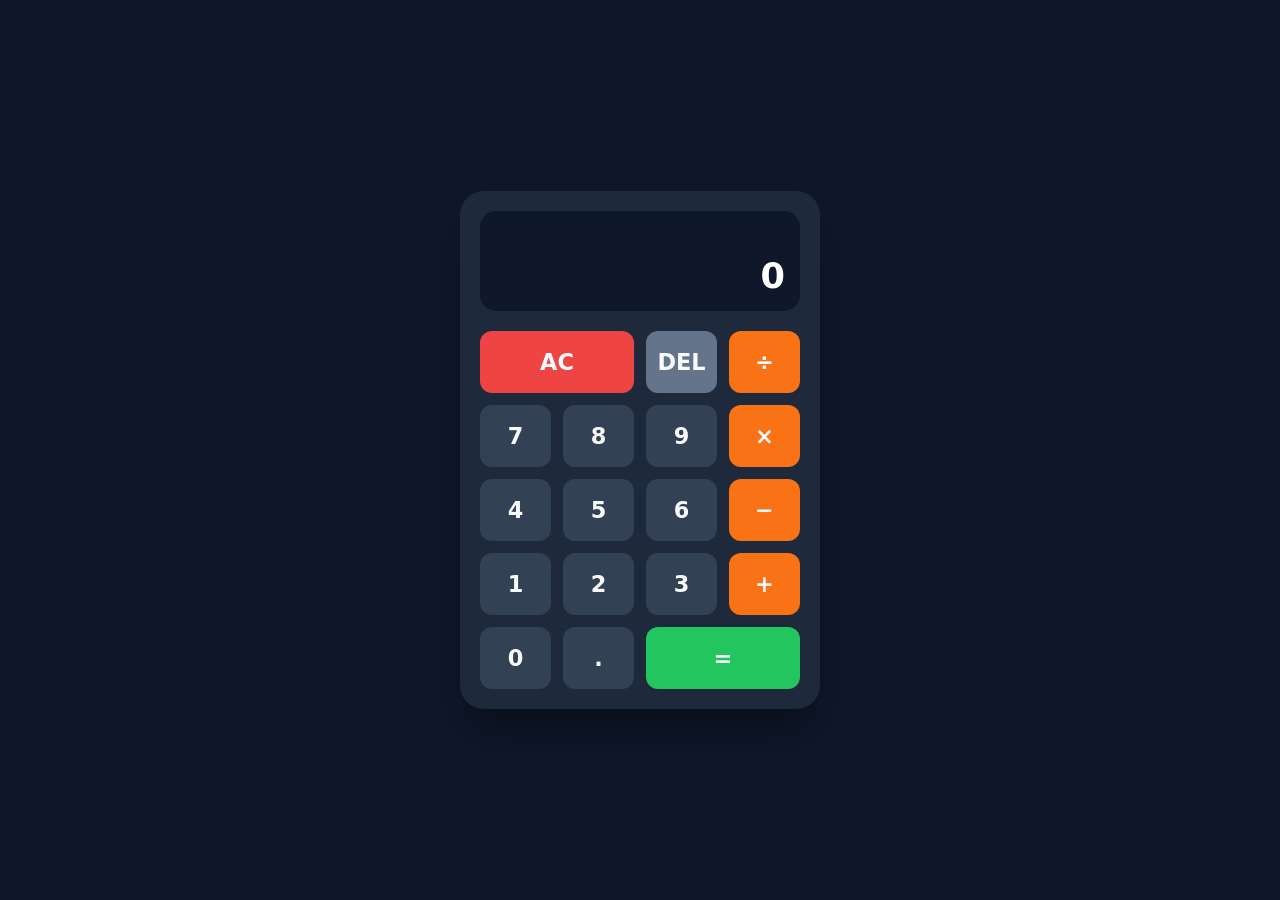
<file: index.html>
<!DOCTYPE html>
<html lang="en">
<head>
    <meta charset="UTF-8">
    <meta name="viewport" content="width=device-width, initial-scale=1.0">
    <title>Neumorphic Modern Calculator</title>
    <link rel="stylesheet" href="./style.css">
</head>
<body>

    <div class="calculator">
        <div class="display">
            <div class="previous-operand" id="previousOperand"></div>
            <div class="current-operand" id="currentOperand">0</div>
        </div>

        <div class="buttons">
            <button class="btn clear span-two" id="clear">AC</button>
            <button class="btn delete" id="delete">DEL</button>
            <button class="btn operator" data-operator="÷">÷</button>

            <button class="btn" data-number>7</button>
            <button class="btn" data-number>8</button>
            <button class="btn" data-number>9</button>
            <button class="btn operator" data-operator="×">×</button>

            <button class="btn" data-number>4</button>
            <button class="btn" data-number>5</button>
            <button class="btn" data-number>6</button>
            <button class="btn operator" data-operator="−">−</button>

            <button class="btn" data-number>1</button>
            <button class="btn" data-number>2</button>
            <button class="btn" data-number>3</button>
            <button class="btn operator" data-operator="+">+</button>

            <button class="btn" data-number="0">0</button>
            <button class="btn" data-number=".">.</button>
            <button class="btn equals span-two" id="equals">=</button>
        </div>
    </div>

    <script src="script.js"></script>
</body>
</html>
</file>
<file: style.css>
:root {
    --bg-color: #0f172a;
    --calc-bg: #1e293b;
    --display-bg: #0f172a;
    --btn-bg: #334155;
    --btn-text: #f8fafc;
    --operator-bg: #f97316;
    --equals-bg: #22c55e;
    --clear-bg: #ef4444;
}

* {
    box-sizing: border-box;
    margin: 0;
    padding: 0;
    font-family: 'Segoe UI', system-ui, sans-serif;
}

body {
    background-color: var(--bg-color);
    display: flex;
    justify-content: center;
    align-items: center;
    min-height: 100vh;
    padding: 20px;
}

/* Calculator Container */
.calculator {
    background-color: var(--calc-bg);
    width: 100%;
    max-width: 360px;
    border-radius: 24px;
    padding: 20px;
    box-shadow: 0 25px 50px -12px rgba(0, 0, 0, 0.5);
}

/* Display Styling */
.display {
    background-color: var(--display-bg);
    min-height: 100px;
    border-radius: 16px;
    margin-bottom: 20px;
    display: flex;
    flex-direction: column;
    justify-content: flex-end;
    align-items: flex-end;
    padding: 15px;
    word-wrap: break-word;
    word-break: break-all;
}

.previous-operand {
    color: #94a3b8;
    font-size: 1.1rem;
    margin-bottom: 5px;
}

.current-operand {
    color: #ffffff;
    font-size: 2.2rem;
    font-weight: 600;
}

/* Grid layout for buttons */
.buttons {
    display: grid;
    grid-template-columns: repeat(4, 1fr);
    gap: 12px;
}

.btn {
    background-color: var(--btn-bg);
    color: var(--btn-text);
    border: none;
    padding: 18px 0;
    font-size: 1.4rem;
    font-weight: 600;
    border-radius: 12px;
    cursor: pointer;
    transition: transform 0.05s ease, background-color 0.2s ease;
}

.btn:active, .btn.active-key {
    transform: scale(0.95);
    filter: brightness(1.2);
}

/* Specific Button Colors */
.operator {
    background-color: var(--operator-bg);
}

.equals {
    background-color: var(--equals-bg);
}

.clear {
    background-color: var(--clear-bg);
}

.delete {
    background-color: #64748b;
}

.span-two {
    grid-column: span 2;
}
</file>
